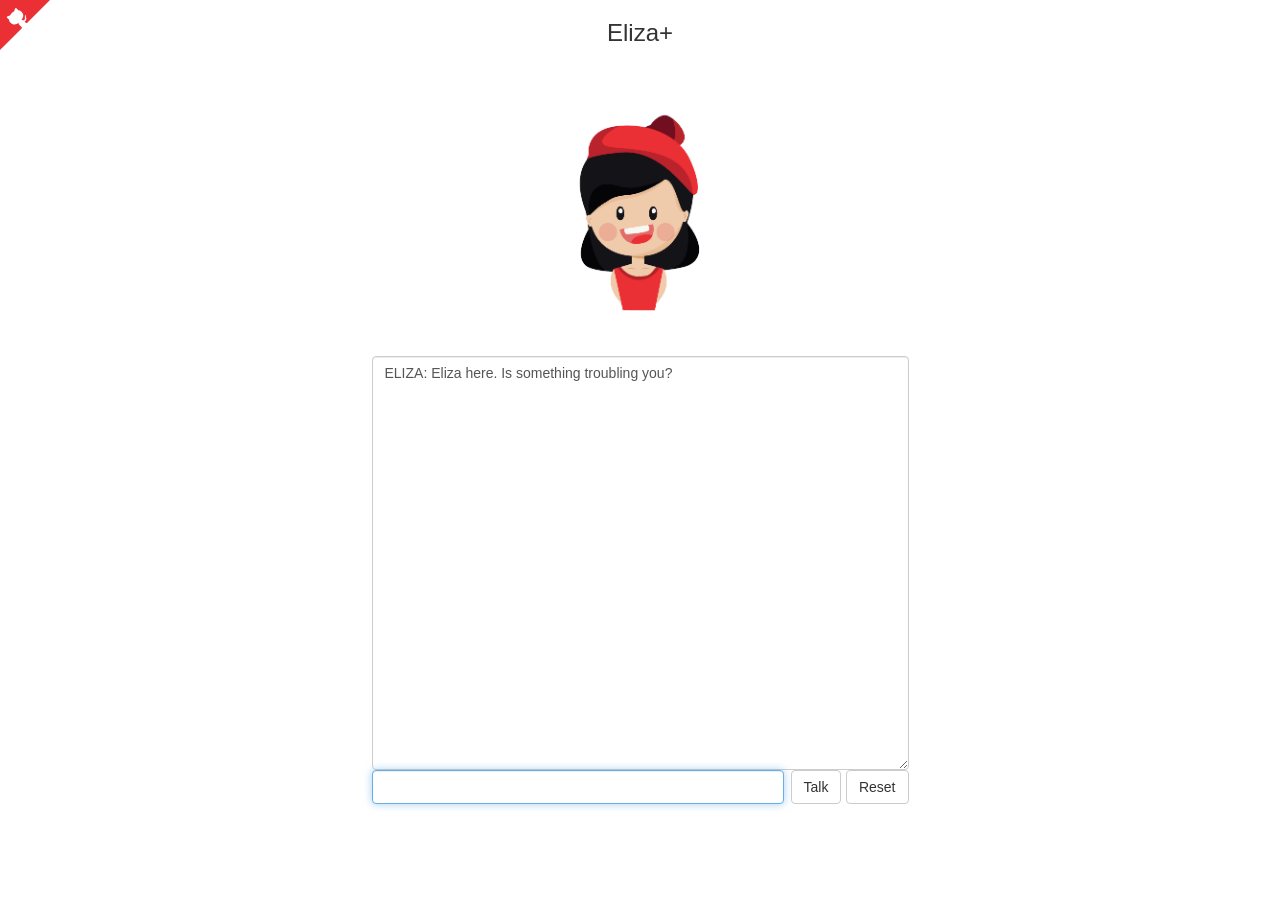
<file: bot/index.html>
<HTML>
    <HEAD>
	<TITLE>Eliza+</TITLE>

	<link rel="stylesheet" href="https://maxcdn.bootstrapcdn.com/bootstrap/3.3.7/css/bootstrap.min.css"/>
	<style>
	 .github-corner:hover .octo-arm{animation:octocat-wave 560ms ease-in-out}@keyframes octocat-wave{0%,100%{transform:rotate(0)}20%,60%{transform:rotate(-25deg)}40%,80%{transform:rotate(10deg)}}@media (max-width:500px){.github-corner:hover .octo-arm{animation:none}.github-corner .octo-arm{animation:octocat-wave 560ms ease-in-out}}
	 .panel-collapse-clickable {
	     cursor: pointer;
	 }
	</style>
	
	<SCRIPT LANGUAGE="JavaScript" TYPE="text/javascript" SRC="js/elizabot.js"></SCRIPT>
	<SCRIPT LANGUAGE="JavaScript" TYPE="text/javascript" SRC="js/elizadata.js"></SCRIPT>	
	<SCRIPT LANGUAGE="JavaScript" TYPE="text/javascript" SRC="js/sentimood.js"></SCRIPT>

	<SCRIPT LANGUAGE="JavaScript" TYPE="text/javascript">	   
	 var eliza = new ElizaBot();
	 var elizaLines = new Array();
	 var sentiment = new Sentimood();

	 var displayCols = 60;
	 var displayRows = 20;

	 var userSentiment = 0;
	 
	 var imgs = {};
	 imgs[0] = "img/default-01.png";
	 imgs[1] = "img/happy1-01.png";
	 imgs[2] = "img/happy2-01.png";
	 imgs[3] = "img/happy3-01.png";
	 imgs[-1] = "img/sad1-01.png";
	 imgs[-2] = "img/sad2-01.png";
	 imgs[-3] = "img/sad3-01.png";
	 
	 function updateImage(val) {
	     // If continuing on same sentiment
	     if(val * userSentiment >= 0) {
		 if(val < 0) {
		     userSentiment -= 1;
		 }
		 if(val > 0) {
		     userSentiment += 1;
		 }
	     }
	     else {
		 // switch moods
		 userSentiment = val
	     }
	     
	     if(userSentiment < -3) {
		 userSentiment = -3
	     }
	     if(userSentiment > 3) {
		 userSentiment = 3
	     }

	     // Update image
	     document.getElementById('main-image').src = imgs[userSentiment];
	 }
	 
	 function elizaReset() {
	     userSentiment = 0;
	     eliza.reset();
	     elizaLines.length = 0;
	     elizaStep();
	 }

	 function elizaStep() {
	     var f = document.forms.e_form;
	     var userinput = f.e_input.value;
	     
	     //console.log(sentiment.analyze(userinput));
	     updateImage(sentiment.analyze(userinput)['score']);

	     if (eliza.quit) {
		 f.e_input.value = '';
		 if (confirm("This session is over.\nStart over?")) elizaReset();
		 f.e_input.focus();
		 return;
	     }
	     else if (userinput != '') {
		 var usr = 'YOU:   ' + userinput;
		 var rpl ='ELIZA: ' + eliza.transform(userinput);
		 elizaLines.push(usr);
		 elizaLines.push(rpl);
		 // display nicely
		 // (fit to textarea with last line free - reserved for extra line caused by word wrap)
		 var temp  = new Array();
		 var l = 0;
		 for (var i=elizaLines.length-1; i>=0; i--) {
		     l += 1 + Math.floor(elizaLines[i].length/displayCols);
		     if (l >= displayRows) break
		     else temp.push(elizaLines[i]);
		 }
		 elizaLines = temp.reverse();		 
		 f.e_display.value = elizaLines.join('\n');
	     }
	     else if (elizaLines.length == 0) {
		 // no input and no saved lines -> output initial
		 var initial = 'ELIZA: ' + eliza.getInitial();
		 elizaLines.push(initial);
		 f.e_display.value = initial + '\n';
	     }
	     f.e_input.value = '';
	     f.e_input.focus();
	 }

	</SCRIPT>
    </HEAD>

    <BODY onload="window.setTimeout('elizaReset()',100)">
	<!-- github corner -->
	<a href="https://github.com/jefworks/ELIZAplus" class="github-corner"><svg width="50px" height="50px" viewBox="0 0 250 250" style="z-index:1000; fill:#eb3035; color:#fff; position: absolute; top: 0; border: 0; left: 0; transform: scale(-1, 1);"><path d="M0,0 L115,115 L130,115 L142,142 L250,250 L250,0 Z"></path><path d="M128.3,109.0 C113.8,99.7 119.0,89.6 119.0,89.6 C122.0,82.7 120.5,78.6 120.5,78.6 C119.2,72.0 123.4,76.3 123.4,76.3 C127.3,80.9 125.5,87.3 125.5,87.3 C122.9,97.6 130.6,101.9 134.4,103.2" fill="#fff" style="transform-origin: 130px 106px;" class="octo-arm"></path><path d="M115.0,115.0 C114.9,115.1 118.7,116.5 119.8,115.4 L133.7,101.6 C136.9,99.2 139.9,98.4 142.2,98.6 C133.8,88.0 127.5,74.4 143.8,58.0 C148.5,53.4 154.0,51.2 159.7,51.0 C160.3,49.4 163.2,43.6 171.4,40.1 C171.4,40.1 176.1,42.5 178.8,56.2 C183.1,58.6 187.2,61.8 190.9,65.4 C194.5,69.0 197.7,73.2 200.1,77.6 C213.8,80.2 216.3,84.9 216.3,84.9 C212.7,93.1 206.9,96.0 205.4,96.6 C205.1,102.4 203.0,107.8 198.3,112.5 C181.9,128.9 168.3,122.5 157.7,114.1 C157.9,116.9 156.7,120.9 152.7,124.9 L141.0,136.5 C139.8,137.7 141.6,141.9 141.8,141.8 Z" fill="#fff" class="octo-body"></path></svg></a>
	
	<CENTER>
	    <H3>Eliza+</H3>
	    <img id="main-image" src="img/default-01.png" width=300px height=300px>
	    <TABLE>
		<FORM NAME="e_form" onsubmit="elizaStep();return false">
		    <TR>
			<TD COLSPAN="2">
			    <TEXTAREA class="form-control" NAME="e_display" COLS="60" ROWS="20"></TEXTAREA>
			</TD>
		    </TR>
		    <TR VALIGN="middle">
			<TD>
			    <INPUT class="form-control" TYPE="text" NAME="e_input" SIZE="43">
			</TD>
			<TD ALIGN="right">
			    <INPUT class="btn btn-default" TYPE="submit" VALUE="Talk">
			    <INPUT class="btn btn-default" TYPE="reset" VALUE="Reset" onClick="window.setTimeout('elizaReset()',100)">
			</TD>
		    </TR>
		</FORM>
	    </TABLE>
	</CENTER>


    </BODY>
</HTML>
</file>
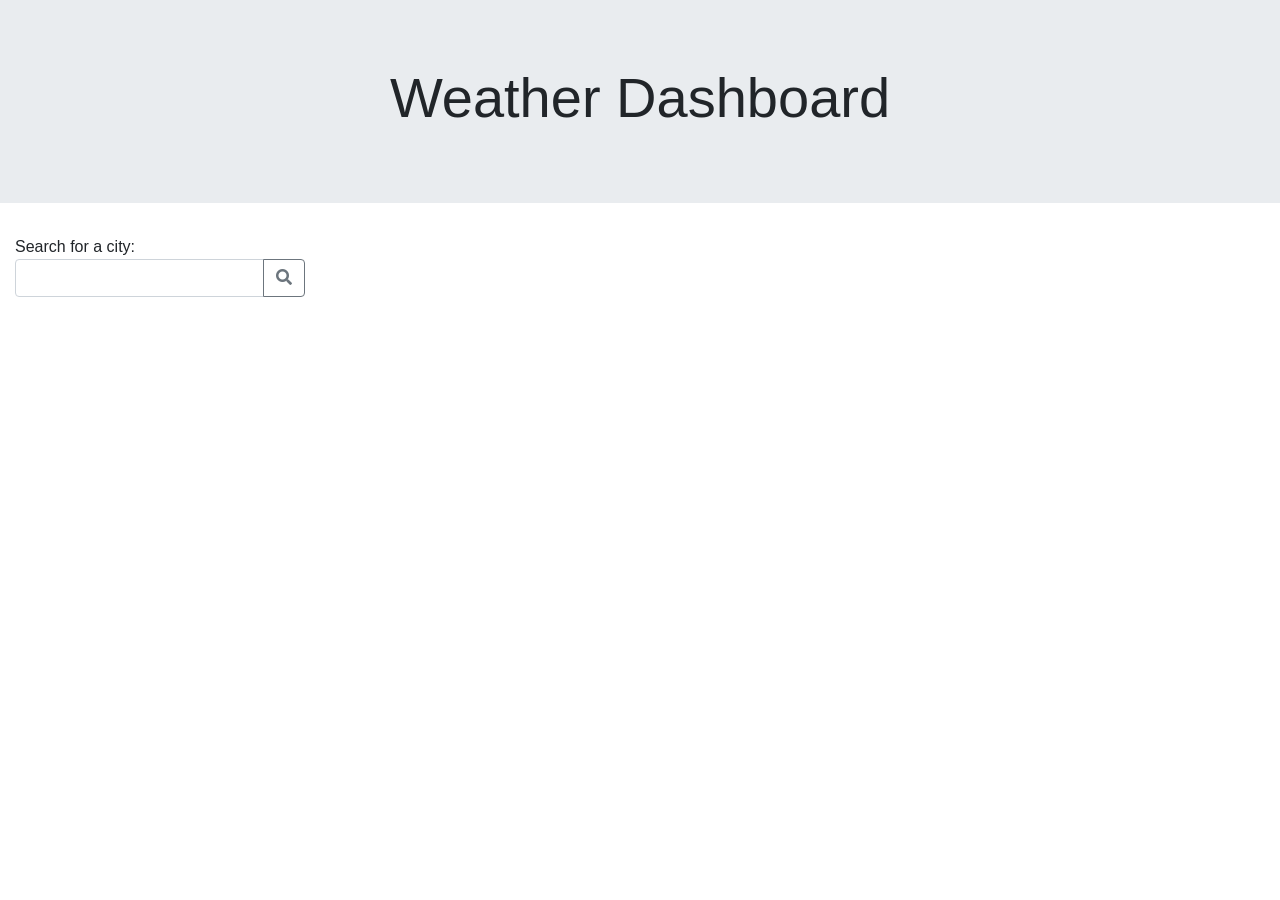
<file: weather/index.html>
<!DOCTYPE html>
<html lang="en">

<head>
    <meta charset="UTF-8">
    <meta name="viewport" content="width=device-width, initial-scale=1.0">
    <meta http-equiv="X-UA-Compatible" content="ie=edge">
    <title>Weather Dashboard</title>

    <link rel="stylesheet" href="https://cdnjs.cloudflare.com/ajax/libs/twitter-bootstrap/4.4.1/css/bootstrap.min.css"
        integrity="sha256-L/W5Wfqfa0sdBNIKN9cG6QA5F2qx4qICmU2VgLruv9Y=" crossorigin="anonymous" />
    <link rel="stylesheet" href="https://cdnjs.cloudflare.com/ajax/libs/font-awesome/5.11.2/css/all.min.css"
        integrity="sha256-+N4/V/SbAFiW1MPBCXnfnP9QSN3+Keu+NlB+0ev/YKQ=" crossorigin="anonymous" />
    <link rel="stylesheet" href="style.css">
</head>

<body>

    <div class="jumbotron jumbotron-fluid">
        <div class="container">
            <h1 class="display-4 text-center">Weather Dashboard</h1>
        </div>
    </div>

    <div class="container-fluid">
        <div class="row">
            <!-- Search Bar and Search history  -->
            <div class="col-3" id="search-col">Search for a city:
                <div class="input-group mb-3">
                    <input type="text" class="form-control" id="search-bar" aria-label="Recipient's username"
                        aria-describedby="button-addon2">
                    <div class="input-group-append">
                        <button class="btn btn-outline-secondary" type="button" id="search-btn"><i class="fa fa-search"
                                aria-hidden="true"></i></button>
                    </div>
                </div>

                <!-- Search history goes here -->
                <ul class="list-group mt-3" id="search-history"></ul>

            </div>

            <!-- Weather Details -->
            <div class="col-9" id="weather-details">
                <div class="row">
                    <div class="col mb-2 p-0" id="weather-col"></div>
                </div>

                <div class="row">
                    <div class="col">
                        <div class='row'>
                            <div class="col" id="forecast-header"></div>
                        </div>
                        <div class="row" id="forecast-row"></div>
                    </div>
                </div>
            </div>


        </div>

        <script src="https://cdnjs.cloudflare.com/ajax/libs/jquery/3.4.1/jquery.min.js"
            integrity="sha256-CSXorXvZcTkaix6Yvo6HppcZGetbYMGWSFlBw8HfCJo=" crossorigin="anonymous"></script>
        <script src="script.js"></script>
</body>

</html>
</file>
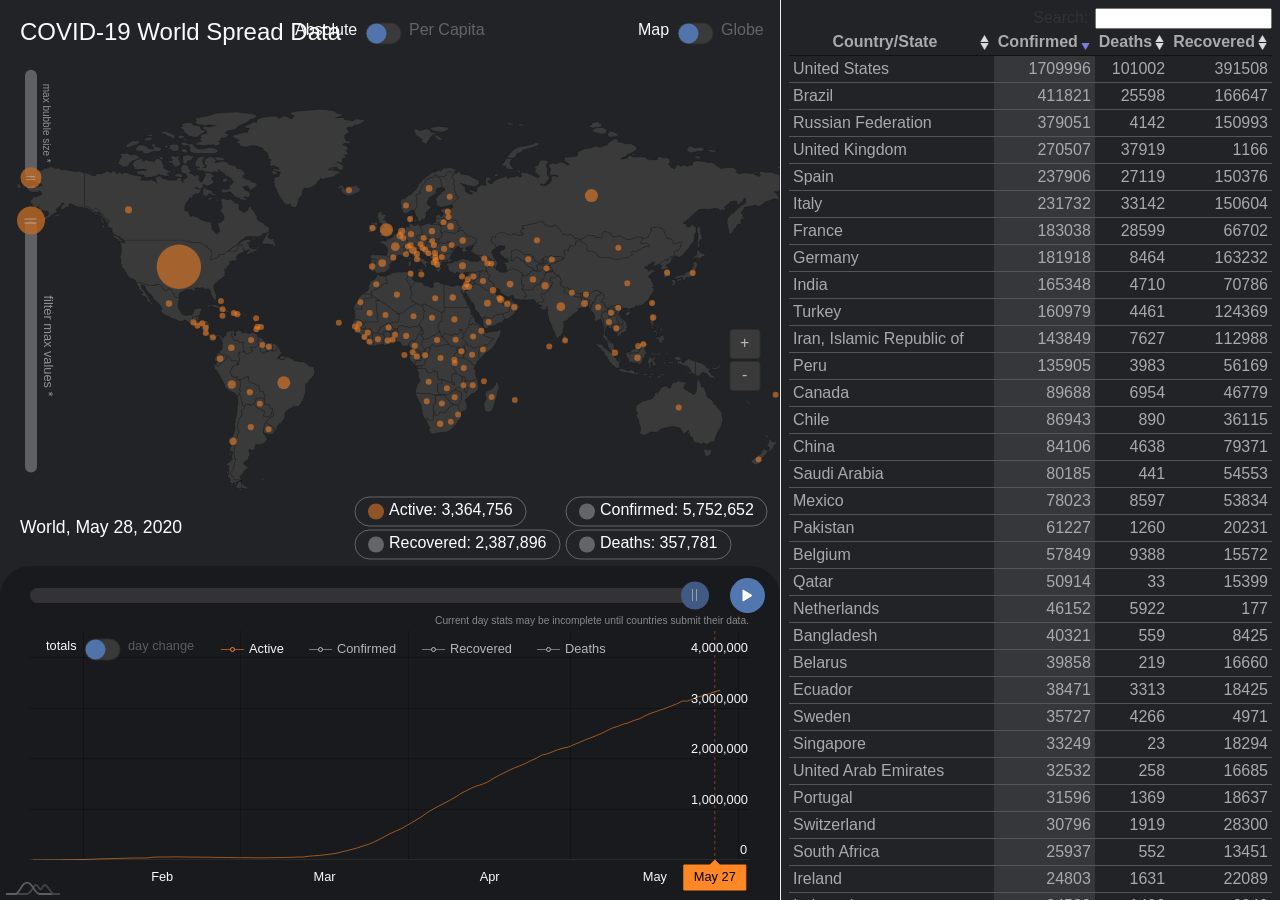
<file: covid_world/examples/dashboard/index.html>
<!DOCTYPE html>
<html>
  <head>
    <meta charset="UTF-8" />
    <title>ਈ-ਪੰਜਾਬ</title>

    <!-- amCharts includes -->
    <script src="../../deps/amcharts4/core.js"></script>
    <script src="../../deps/amcharts4/charts.js"></script>
    <script src="../../deps/amcharts4/maps.js"></script>
    
    <script src="../../deps/amcharts4/themes/dark.js"></script>
    <script src="../../deps/amcharts4/themes/animated.js"></script>

    <script src="../../deps/amcharts4-geodata/worldLow.js"></script>
    <script src="../../deps/amcharts4-geodata/data/countries2.js"></script>

    <!-- DataTables includes -->
    <script src="../../deps/jquery/jquery-3.3.1.min.js"></script>
    <link rel="stylesheet" media="all" href="../../deps/datatables/css/jquery.dataTables.min.css" />
    <link rel="stylesheet" media="all" href="../../deps/datatables/css/select.dataTables.min.css" />
    <script src="../../deps/datatables/js/jquery.dataTables.min.js"></script>
    <script src="../../deps/datatables/js/dataTables.select.min.js"></script>

    <!-- Data  -->
    <script src="../../data/js/world_timeline.js"></script>
    <script src="../../data/js/total_timeline.js"></script>

    <!-- Stylesheet -->
    <link rel="stylesheet" media="all" href="dark.css" />

    <!-- Main app -->
    <script src="app.js"></script>
  </head>
  <body>
    <div class="flexbox">
      <div id="chartdiv"></div>
      <div id="list">
        <table id="areas" class="compact hover order-column row-border">
          <thead>
            <tr>
              <th>Country/State</th>
              <th>Confirmed</th>
              <th>Deaths</th>
              <th>Recovered</th>
            </tr>
          </thead>
          <tbody>
          </tbody>
        </table>
      </div>
    </div>
  </body>
</html>
</file>
<file: weather/style.css>
li{
    overflow: auto;
}

.high{
    color: white;
    background-color: red;
}

.medium{
    color: black;
    background-color: goldenrod;
}

.low{
    color: black;
    background-color: lightgreen;
}

.badge{
    font-size: 100%;
}

#weather-icon{
    max-width: 50px;
    max-height: 50px;
}
</file>
<file: covid_world/examples/dashboard/dark.css>
body {
	font-family: -apple-system, BlinkMacSystemFont, "Segoe UI", Roboto, Helvetica, Arial, sans-serif, "Apple Color Emoji", "Segoe UI Emoji", "Segoe UI Symbol";
	background-color: #212327;
	color: #aaa;
	padding: 0px;
	margin: 0px;
}

.flexbox {
	display: flex;
}

#chartdiv {
	flex: 1;
	height: 100vh;
	float: left;
}

#list {
	padding: 0.5em;
	flex: 0 0 500px;
	height: 100vh;
	float: left;
	border-left: 1px solid #eee;
	box-sizing: border-box;
	overflow: auto;
}

table.dataTable tbody tr {
	background-color: inherit;
}

td.value {
	text-align: right;
}

table.dataTable.row-border tbody th, table.dataTable.row-border tbody td, table.dataTable.display tbody th, table.dataTable.display tbody td {
	border-top: 1px solid #555;
}

table.dataTable.order-column tbody tr>.sorting_1, table.dataTable.order-column tbody tr>.sorting_2, table.dataTable.order-column tbody tr>.sorting_3, table.dataTable.display tbody tr>.sorting_1, table.dataTable.display tbody tr>.sorting_2, table.dataTable.display tbody tr>.sorting_3 {
	background-color: #35373A;
}

table.dataTable tbody>tr.selected, table.dataTable tbody>tr>.selected {
	background-color: #0F0F0F;
	color: #ff8726;
}

table.dataTable.hover tbody tr:hover, table.dataTable.display tbody tr:hover {
	background-color: #1B1B1B;
	color: #ff8726;
}

table.dataTable.hover tbody>tr.selected:hover, table.dataTable.hover tbody>tr>.selected:hover, table.dataTable.display tbody>tr.selected:hover, table.dataTable.display tbody>tr>.selected:hover {
	background-color: #1B1B1B;
	color: #ff8726;
}

table.dataTable.order-column tbody>tr.selected>.sorting_1, table.dataTable.order-column tbody>tr.selected>.sorting_2, table.dataTable.order-column tbody>tr.selected>.sorting_3, table.dataTable.order-column tbody>tr>.selected, table.dataTable.display tbody>tr.selected>.sorting_1, table.dataTable.display tbody>tr.selected>.sorting_2, table.dataTable.display tbody>tr.selected>.sorting_3, table.dataTable.display tbody>tr>.selected {
	background-color: #0F0F0F;
}

table.dataTable.display tbody>tr.selected:hover>.sorting_1, table.dataTable.order-column.hover tbody>tr.selected:hover>.sorting_1 {
	background-color: #1B1B1B;
}

table.dataTable.display tbody tr:hover>.sorting_1, table.dataTable.order-column.hover tbody tr:hover>.sorting_1 {
	background-color: #1B1B1B;
}

@media screen and (max-width: 1000px) {
	#list {
		display: none;
	}
}
</file>
